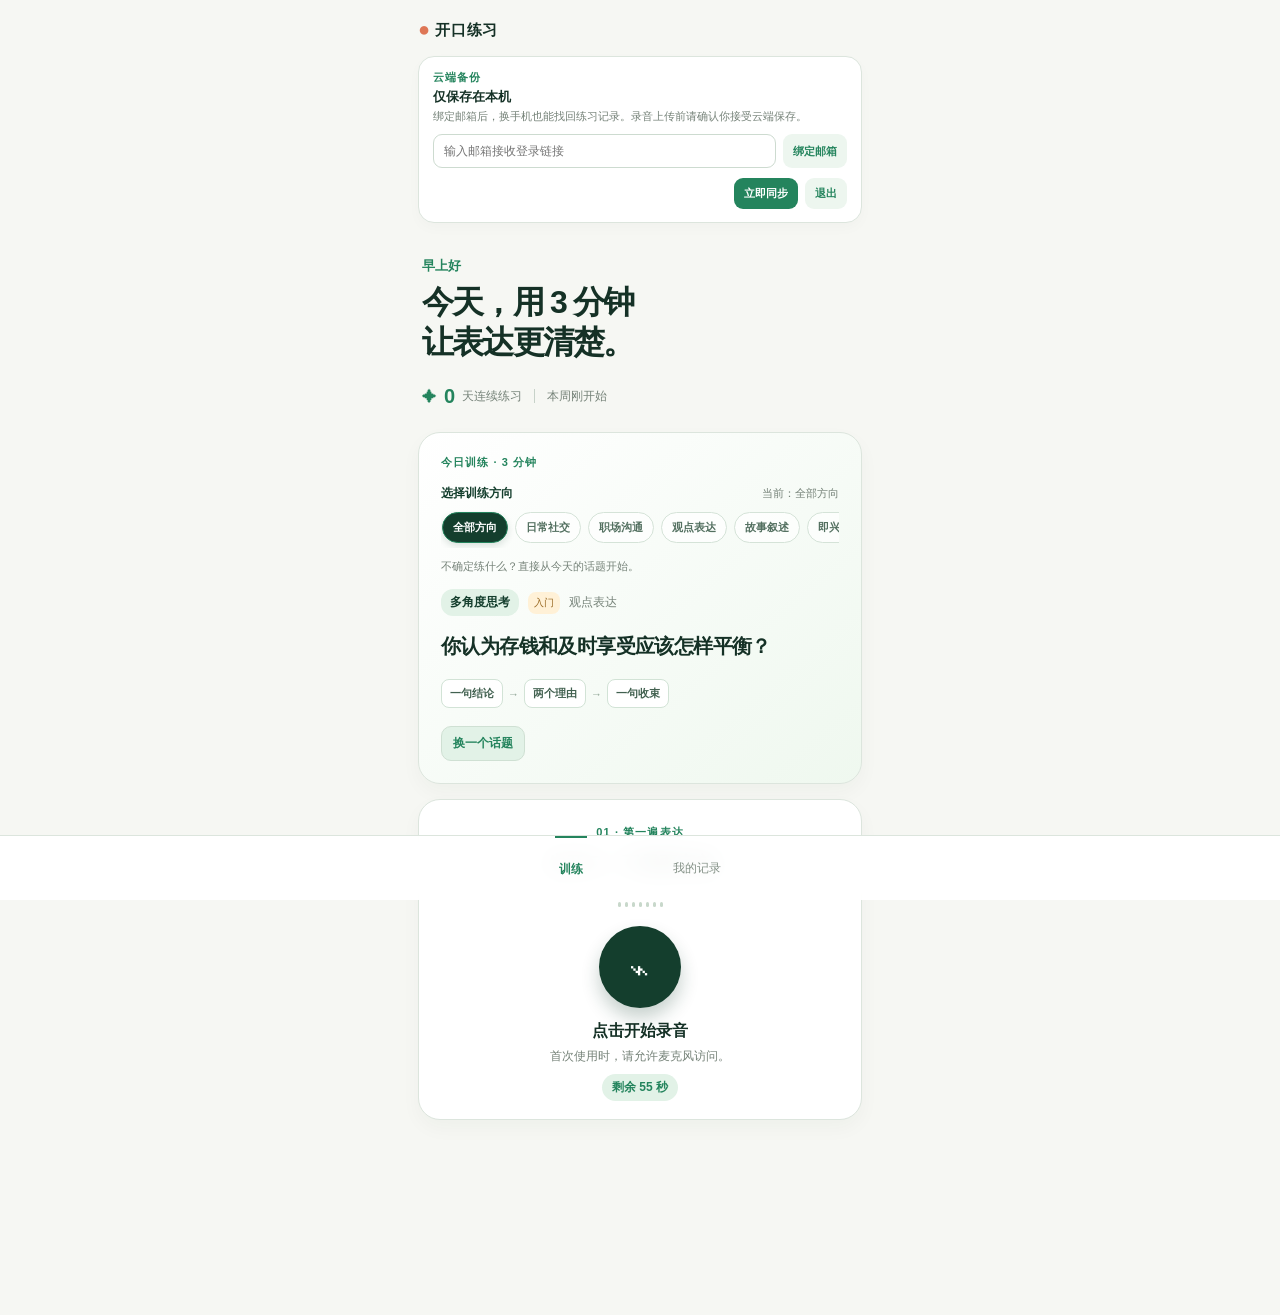
<file: index.html>
<!doctype html>
<html lang="zh-CN">
  <head>
    <meta charset="UTF-8" />
    <meta name="viewport" content="width=device-width, initial-scale=1, viewport-fit=cover" />
    <meta name="theme-color" content="#143e2d" />
    <meta name="apple-mobile-web-app-capable" content="yes" />
    <meta name="apple-mobile-web-app-status-bar-style" content="black-translucent" />
    <meta name="apple-mobile-web-app-title" content="开口练习" />
    <link rel="manifest" href="manifest.webmanifest" />
    <link rel="apple-touch-icon" href="icon.svg" />
    <link rel="stylesheet" href="styles.css?v=6" />
    <title>开口练习</title>
  </head>
  <body>
    <main class="app-shell">
      <header class="top">
        <div class="brand"><span>●</span> 开口练习</div>
        <button class="install" id="installButton" type="button" hidden>添加到桌面</button>
      </header>

      <section class="account-card" id="accountCard">
        <div class="account-copy"><p class="step">云端备份</p><strong id="accountStatus">仅保存在本机</strong><small id="accountHint">绑定邮箱后，换手机也能找回练习记录。录音上传前请确认你接受云端保存。</small></div>
        <div class="account-actions" id="signedOutActions"><input id="emailInput" aria-label="邮箱地址" type="email" autocomplete="email" placeholder="输入邮箱接收登录链接" /><button id="loginButton" type="button">绑定邮箱</button></div>
        <div class="account-actions" id="signedInActions" hidden><span id="accountEmail"></span><button id="syncButton" type="button">立即同步</button><button id="logoutButton" type="button">退出</button></div>
      </section>

      <section class="welcome">
        <p id="greeting">晚上好</p>
        <h1>今天，用 3 分钟<br />让表达更清楚。</h1>
        <div class="streak-card"><span>✦</span><strong id="streak">0</strong><small>天连续练习</small><i></i><b id="weekProgress">本周刚开始</b></div>
      </section>

      <section class="today-card">
        <div class="eyebrow">今日训练 · 3 分钟</div>
        <div class="topic-picker">
          <div class="picker-heading"><span>选择训练方向</span><small id="topicPreferenceHint">当前：全部方向</small></div>
          <div class="topic-chips" id="topicChips" role="listbox" aria-label="训练方向"></div>
        </div>
        <p class="topic-helper">不确定练什么？直接从今天的话题开始。</p>
        <div class="skill-row"><span class="skill-tag" id="focusTag">先说结论</span><span id="difficultyTag" class="difficulty-tag">入门</span><span id="scenario">日常聊天</span></div>
        <h2 id="question">朋友问你最近怎么样。请讲一件最近发生的小事，不要只回答“还行”。</h2>
        <div class="formula"><b>一句结论</b><span>→</span><b>两个理由</b><span>→</span><b>一句收束</b></div>
        <div class="topic-actions"><button id="topicButton" type="button">换一个话题</button></div>
      </section>

      <section class="record-card" id="recordCard">
        <p class="step" id="roundLabel">01 · 第一遍表达</p>
        <p class="record-tip" id="recordTip">先开口，不需要完美。</p>
        <div class="wave" id="wave" aria-label="麦克风输入"><i></i><i></i><i></i><i></i><i></i><i></i><i></i></div>
        <button class="mic-button" id="recordButton" type="button" aria-label="开始录音" aria-pressed="false"><span id="micIcon">⌁</span></button>
        <p class="record-label" id="recordLabel">点击开始录音</p>
        <p class="record-status" id="recordStatus" aria-live="polite">首次使用时，请允许麦克风访问。</p>
        <p class="record-countdown" id="recordCountdown" aria-live="polite" hidden>剩余 55 秒</p>
        <audio id="audio" controls hidden></audio>
      </section>

      <section class="transcript-card" id="transcriptCard" hidden>
        <div class="section-title"><div><p class="step">02 · 自动转文字</p><h3>这是你刚才的表达</h3></div><span id="transcriptState" aria-live="polite">识别中</span></div>
        <textarea id="transcript" rows="7" placeholder="语音转写会出现在这里。你也可以直接修改。"></textarea>
        <p class="transcript-note">浏览器识别不可用时，将使用云端语音转写。AI 建议会根据本轮主题和文字生成。</p>
        <button class="feedback-button" id="feedbackButton" type="button">给我一个 AI 改进点</button>
        <button class="save-text-button" id="saveTextButton" type="button">跳过 AI，先保存文字</button>
      </section>

      <section class="feedback-card" id="feedbackCard" hidden>
        <p class="step">03 · 本轮只改一件事</p>
        <h3 id="feedbackTitle"></h3>
        <p id="feedbackText"></p>
        <small class="feedback-metrics" id="feedbackMetrics"></small>
        <button class="retry-button" id="retryButton" type="button">带着这个目标，再说一遍</button>
      </section>

      <section class="history-card" id="historyCard" hidden>
        <div class="section-title"><div><p class="step">练习回顾</p><h3>我的记录</h3></div><span id="historyCount">0 次</span></div>
        <div class="progress-summary" id="progressSummary"></div>
        <div class="history-actions"><button id="exportButton" type="button">导出我的记录</button><button id="clearLocalButton" type="button">清理本机数据</button></div>
        <div id="historyList" class="history-list"></div>
      </section>

      <section class="bottom-space"></section>
    </main>
    <nav class="bottom-nav" aria-label="主导航"><button class="active" id="trainingButton" type="button" aria-label="训练">训练</button><button id="historyButton" type="button" aria-label="我的记录">我的记录</button></nav>
    <script src="supabase-config.js"></script>
    <script src="app.js?v=15"></script>
  </body>
</html>
</file>
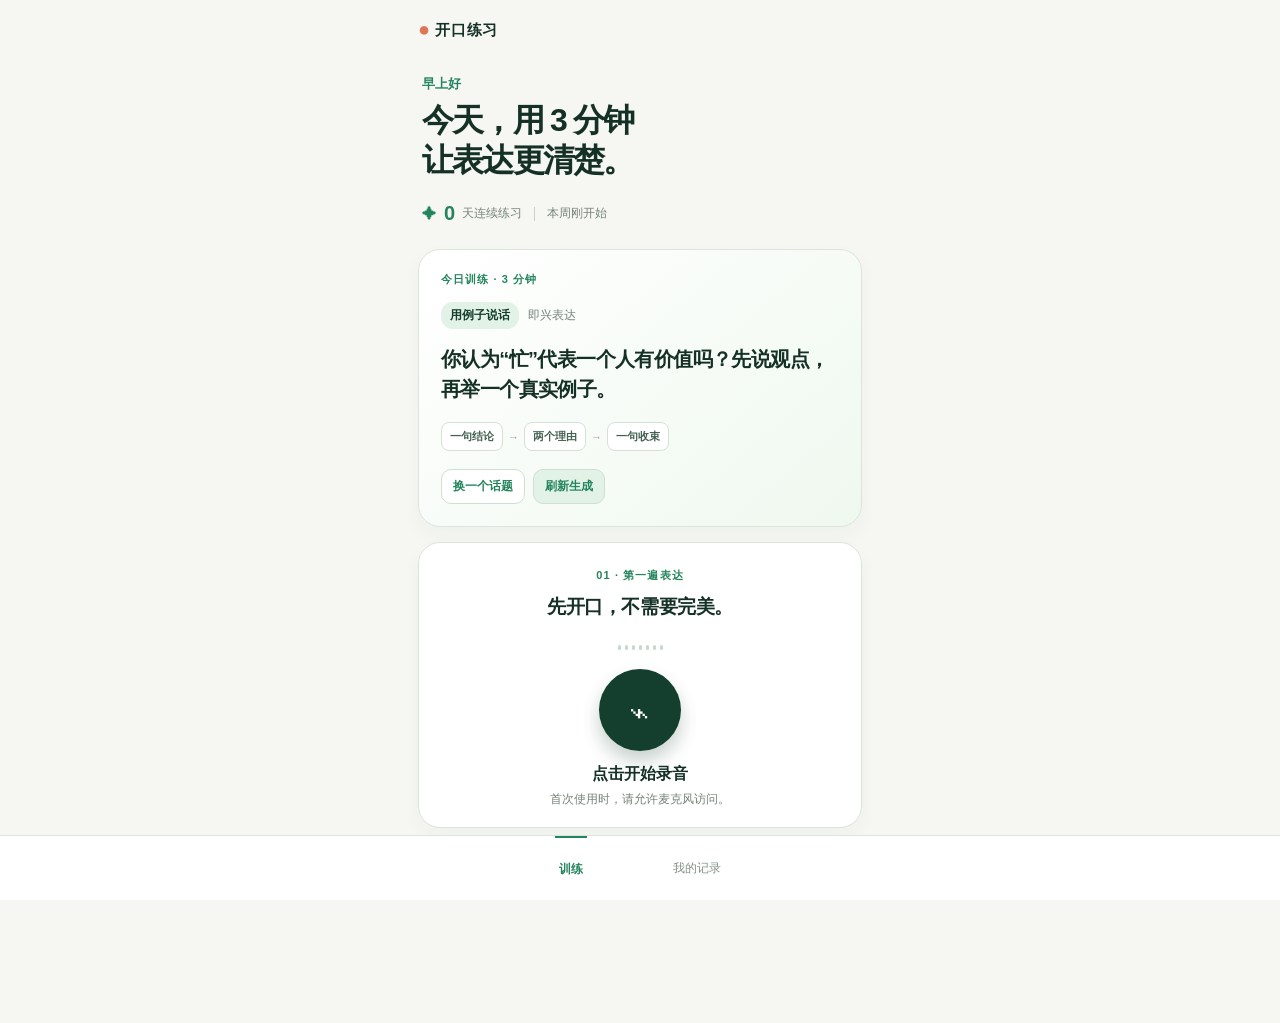
<file: mobile-coach/index.html>
<!doctype html>
<html lang="zh-CN">
  <head>
    <meta charset="UTF-8" />
    <meta name="viewport" content="width=device-width, initial-scale=1, viewport-fit=cover" />
    <meta name="theme-color" content="#143e2d" />
    <meta name="apple-mobile-web-app-capable" content="yes" />
    <meta name="apple-mobile-web-app-status-bar-style" content="black-translucent" />
    <meta name="apple-mobile-web-app-title" content="开口练习" />
    <link rel="manifest" href="manifest.webmanifest" />
    <link rel="apple-touch-icon" href="icon.svg" />
    <link rel="stylesheet" href="styles.css?v=4" />
    <title>开口练习</title>
  </head>
  <body>
    <main class="app-shell">
      <header class="top">
        <div class="brand"><span>●</span> 开口练习</div>
        <button class="install" id="installButton" type="button" hidden>添加到桌面</button>
      </header>

      <section class="welcome">
        <p id="greeting">晚上好</p>
        <h1>今天，用 3 分钟<br />让表达更清楚。</h1>
        <div class="streak-card"><span>✦</span><strong id="streak">0</strong><small>天连续练习</small><i></i><b id="weekProgress">本周刚开始</b></div>
      </section>

      <section class="today-card">
        <div class="eyebrow">今日训练 · 3 分钟</div>
        <div class="skill-row"><span class="skill-tag" id="focusTag">先说结论</span><span id="scenario">日常聊天</span></div>
        <h2 id="question">朋友问你最近怎么样。请讲一件最近发生的小事，不要只回答“还行”。</h2>
        <div class="formula"><b>一句结论</b><span>→</span><b>两个理由</b><span>→</span><b>一句收束</b></div>
        <div class="topic-actions"><button id="topicButton" type="button">换一个话题</button><button id="refreshButton" type="button">刷新生成</button></div>
      </section>

      <section class="record-card" id="recordCard">
        <p class="step">01 · 第一遍表达</p>
        <p class="record-tip" id="recordTip">先开口，不需要完美。</p>
        <div class="wave" id="wave" aria-label="麦克风输入"><i></i><i></i><i></i><i></i><i></i><i></i><i></i></div>
        <button class="mic-button" id="recordButton" type="button" aria-label="开始录音" aria-pressed="false"><span id="micIcon">⌁</span></button>
        <p class="record-label" id="recordLabel">点击开始录音</p>
        <p class="record-status" id="recordStatus">首次使用时，请允许麦克风访问。</p>
        <audio id="audio" controls hidden></audio>
      </section>

      <section class="transcript-card" id="transcriptCard" hidden>
        <div class="section-title"><div><p class="step">02 · 自动转文字</p><h3>这是你刚才的表达</h3></div><span id="transcriptState">识别中</span></div>
        <textarea id="transcript" rows="7" placeholder="语音转写会出现在这里。你也可以直接修改。"></textarea>
        <p class="transcript-note">浏览器识别不可用时，将使用云端语音转写。</p>
        <button class="feedback-button" id="feedbackButton" type="button">给我一个改进点</button>
      </section>

      <section class="feedback-card" id="feedbackCard" hidden>
        <p class="step">03 · 本轮只改一件事</p>
        <h3 id="feedbackTitle"></h3>
        <p id="feedbackText"></p>
        <button class="retry-button" id="retryButton" type="button">带着这个目标，再说一遍</button>
      </section>

      <section class="history-card" id="historyCard" hidden>
        <div class="section-title"><div><p class="step">练习回顾</p><h3>我的记录</h3></div><span id="historyCount">0 次</span></div>
        <div id="historyList" class="history-list"></div>
      </section>

      <section class="bottom-space"></section>
    </main>
    <nav class="bottom-nav"><button class="active" id="trainingButton">训练</button><button id="historyButton">我的记录</button></nav>
    <script src="app.js?v=5"></script>
  </body>
</html>
</file>
<file: styles.css>
:root { --ink:#153126; --deep:#143e2d; --green:#24845d; --mint:#e2f2e7; --paper:#f6f7f3; --muted:#758278; --line:#dce5dd; font-family:-apple-system,BlinkMacSystemFont,"PingFang SC","Noto Sans SC",sans-serif; color:var(--ink); background:var(--paper); }
*{box-sizing:border-box} body{margin:0;background:var(--paper)} button,textarea{font:inherit}.app-shell{width:min(100%,480px);margin:0 auto;padding:calc(18px + env(safe-area-inset-top)) 18px 105px}.top{display:flex;align-items:center;justify-content:space-between}.brand{font-weight:750;font-size:15px;letter-spacing:.04em}.brand span{color:#de7655;font-size:20px;vertical-align:-1px}.install{border:1px solid #b6cfbf;border-radius:18px;background:white;color:var(--deep);font-size:12px;font-weight:700;padding:7px 10px}.welcome{padding:34px 4px 24px}.welcome p{margin:0 0 8px;color:var(--green);font-size:13px;font-weight:700}.welcome h1{font-size:32px;letter-spacing:-.055em;line-height:1.24;margin:0;font-weight:800}.streak-card{display:flex;align-items:center;gap:7px;margin-top:22px;color:var(--green);font-size:15px}.streak-card strong{font-size:20px}.streak-card small{color:var(--muted);font-size:12px}.streak-card i{height:14px;border-left:1px solid #c7d2c9;margin:0 5px}.streak-card b{color:var(--muted);font-size:12px;font-weight:500}.today-card,.record-card,.transcript-card,.feedback-card{border:1px solid var(--line);border-radius:22px;background:#fff;box-shadow:0 8px 20px rgba(24,47,33,.035)}.today-card{padding:22px;margin-bottom:15px;background:linear-gradient(140deg,#fff 0%,#eff8ef 100%)}.eyebrow,.step{margin:0;color:var(--green);font-size:11px;font-weight:800;letter-spacing:.1em}.skill-row{display:flex;gap:9px;align-items:center;margin:15px 0}.skill-row>span:last-child{font-size:12px;color:var(--muted)}.skill-tag{background:var(--mint);color:var(--deep);border-radius:12px;padding:5px 9px;font-size:12px;font-weight:750}.today-card h2{font-size:20px;line-height:1.5;letter-spacing:-.03em;margin:0}.formula{display:flex;align-items:center;gap:5px;flex-wrap:wrap;margin-top:18px;color:#426150;font-size:11px}.formula b{background:#fff;border:1px solid #d2e3d6;padding:6px 8px;border-radius:8px}.formula span{color:#91a697}.record-card{padding:25px 20px 18px;text-align:center}.record-tip{margin:11px 0 8px;font-size:19px;font-weight:750;letter-spacing:-.025em}.wave{height:31px;display:flex;justify-content:center;align-items:center;gap:4px;margin:12px 0 6px}.wave i{display:block;background:#c8d8cb;width:3px;height:5px;border-radius:4px;transition:height .08s,background .08s}.wave.listening i{background:#4ca67a}.wave.listening i:nth-child(2n){height:18px}.wave.listening i:nth-child(3n){height:28px}.mic-button{width:82px;height:82px;border:0;border-radius:50%;background:var(--deep);color:#fff;box-shadow:0 10px 18px rgba(20,62,45,.24);font-size:37px;line-height:1}.mic-button.recording{background:#bc563e;animation:pulse 1.3s infinite}.record-label{font-weight:750;margin:13px 0 5px}.record-status{font-size:12px;line-height:1.55;color:var(--muted);margin:0 auto;max-width:280px}.record-card audio{width:100%;margin-top:16px}.transcript-card,.feedback-card{margin-top:15px;padding:20px}.section-title{display:flex;justify-content:space-between;align-items:flex-start}.section-title h3,.feedback-card h3{font-size:19px;letter-spacing:-.03em;margin:7px 0 15px}.section-title>span{background:#fff1d7;color:#876123;font-size:11px;border-radius:11px;padding:5px 7px}.transcript-card textarea{width:100%;border:1px solid #cddbd0;border-radius:12px;padding:13px;background:#fbfdfb;color:var(--ink);line-height:1.65;resize:none}.feedback-button,.retry-button{width:100%;border:0;border-radius:12px;background:var(--green);color:white;padding:14px;margin-top:12px;font-weight:800}.feedback-card{background:var(--deep);border-color:var(--deep);color:white}.feedback-card .step{color:#a6dab7}.feedback-card h3{margin-top:9px}.feedback-card p:last-of-type{color:#d3e5d9;font-size:14px;line-height:1.7;margin-bottom:0}.retry-button{background:#fff;color:var(--deep)}.bottom-nav{position:fixed;bottom:0;left:0;right:0;height:calc(65px + env(safe-area-inset-bottom));padding-bottom:env(safe-area-inset-bottom);background:rgba(255,255,255,.94);backdrop-filter:blur(12px);border-top:1px solid var(--line);display:flex;justify-content:center;gap:82px;z-index:5}.bottom-nav button{border:0;background:transparent;color:#849187;padding:0 4px;font-size:12px}.bottom-nav button.active{color:var(--green);font-weight:800;border-top:2px solid var(--green)}.bottom-space{height:20px}@keyframes pulse{50%{box-shadow:0 0 0 11px rgba(188,86,62,.15)}}
/* History panel and mobile safe-area refinements */
.history-card{margin-top:15px;padding:20px;border:1px solid var(--line);border-radius:22px;background:#fff;box-shadow:0 8px 20px rgba(24,47,33,.035)}
.history-card h3{font-size:19px;letter-spacing:-.03em;margin:7px 0 15px}
.history-card .section-title>span{background:var(--mint);color:var(--green);font-size:11px;border-radius:11px;padding:5px 7px}
.history-list{display:grid;gap:10px}.history-item{border:1px solid #e2ebe3;border-radius:14px;padding:12px 13px;background:#fbfdfb}
.history-item div{display:flex;justify-content:space-between;gap:10px;align-items:center}.history-item strong{font-size:13px}.history-item small{color:var(--muted);font-size:11px}
.history-item p{margin:8px 0 0;color:#587062;font-size:13px;line-height:1.5;display:-webkit-box;-webkit-line-clamp:2;-webkit-box-orient:vertical;overflow:hidden}.empty-history{color:var(--muted);font-size:13px;line-height:1.6;margin:0}
.bottom-nav button{min-height:44px}.bottom-space{height:90px}
.topic-actions{display:flex;gap:8px;margin-top:18px}.topic-actions button{border:1px solid #cfe0d3;border-radius:10px;background:#fff;color:var(--green);padding:8px 11px;font-size:12px;font-weight:750}.topic-actions button:last-child{background:var(--mint)}
.transcript-note{color:var(--muted);font-size:11px;line-height:1.5;margin:8px 2px 0}
.record-countdown{display:inline-block;margin:8px 0 0;padding:5px 10px;border-radius:999px;background:var(--mint);color:var(--green);font-size:12px;font-weight:800}
.topic-picker{margin:15px 0 2px}.picker-heading{display:flex;align-items:center;justify-content:space-between;margin-bottom:9px;color:var(--deep);font-size:12px;font-weight:800}.picker-heading small{color:var(--muted);font-size:11px;font-weight:500}.topic-chips{display:flex;gap:7px;overflow-x:auto;padding:1px 1px 5px;scrollbar-width:none}.topic-chips::-webkit-scrollbar{display:none}.topic-chip{flex:0 0 auto;border:1px solid #d5e3d8;border-radius:999px;background:rgba(255,255,255,.72);color:#537060;padding:7px 10px;font-size:11px;font-weight:700;white-space:nowrap}.topic-chip.selected{border-color:var(--green);background:var(--deep);color:#fff;box-shadow:0 3px 7px rgba(20,62,45,.14)}
.goal-heading{margin-top:12px}
.topic-helper{margin:10px 0 0;color:var(--muted);font-size:11px;line-height:1.5}
.account-card{margin-top:15px;padding:13px 14px;border:1px solid var(--line);border-radius:16px;background:#fff;box-shadow:0 5px 14px rgba(24,47,33,.025)}.account-copy{display:grid;gap:3px}.account-copy strong{font-size:13px}.account-copy small{color:var(--muted);font-size:11px;line-height:1.4}.account-actions{display:flex;gap:7px;margin-top:10px}.account-actions input{min-width:0;flex:1;border:1px solid #cddbd0;border-radius:9px;padding:9px 10px;font-size:12px}.account-actions button{border:0;border-radius:9px;background:var(--green);color:#fff;padding:8px 10px;font-size:11px;font-weight:800;white-space:nowrap}.account-actions button:last-child{background:#edf6ef;color:var(--green)}#accountEmail{align-self:center;min-width:0;flex:1;overflow:hidden;text-overflow:ellipsis;white-space:nowrap;color:var(--muted);font-size:11px}
.progress-summary{display:grid;grid-template-columns:repeat(3,1fr);gap:8px;margin:2px 0 15px;padding:12px 8px;border-radius:14px;background:#f4faf5;text-align:center}.progress-summary div{display:flex;flex-direction:column;gap:3px;border-right:1px solid #dce9df}.progress-summary div:last-child{border-right:0}.progress-summary strong{font-size:19px;color:var(--green)}.progress-summary small{font-size:10px;color:var(--muted)}
.history-item-heading{display:flex;align-items:center;justify-content:space-between;gap:8px}.detail-button{border:1px solid #cfe0d3;border-radius:999px;background:#fff;color:var(--green);padding:5px 8px;font-size:10px;font-weight:750;white-space:nowrap}.history-question{margin:9px 0 0!important;color:#587062;font-size:12px!important;-webkit-line-clamp:2!important}.history-detail{margin-top:11px;padding-top:10px;border-top:1px dashed #dbe7dd}.history-audio-wrap audio{width:100%;height:34px;margin-bottom:8px}.version{padding:9px 10px;margin-top:7px;border-radius:10px;background:#f4faf5}.version b{font-size:11px;color:var(--green)}.version p{margin:5px 0!important;color:var(--ink);font-size:12px!important;line-height:1.6;display:block!important;-webkit-line-clamp:unset!important}.version small{color:var(--muted);font-size:10px;line-height:1.4}
.feedback-metrics{display:block;color:#b9d8c1;font-size:11px;line-height:1.5;margin-top:10px}.save-text-button{width:100%;border:0;background:transparent;color:var(--muted);font-size:11px;padding:10px 0 2px}
.difficulty-tag{font-size:10px;color:#9a6b25;background:#fff1d7;border-radius:8px;padding:4px 6px}
.history-actions{display:flex;gap:8px;margin:0 0 14px}.history-actions button{flex:1;border:1px solid #cfe0d3;border-radius:10px;background:#fff;color:var(--green);padding:8px 6px;font-size:11px;font-weight:700}
@media (max-width:360px){.progress-summary{grid-template-columns:repeat(2,1fr)}.progress-summary div:nth-child(2){border-right:0}.progress-summary strong{font-size:17px}}
.progress-summary{grid-template-columns:repeat(4,1fr)}
</file>
<file: mobile-coach/styles.css>
:root { --ink:#153126; --deep:#143e2d; --green:#24845d; --mint:#e2f2e7; --paper:#f6f7f3; --muted:#758278; --line:#dce5dd; font-family:-apple-system,BlinkMacSystemFont,"PingFang SC","Noto Sans SC",sans-serif; color:var(--ink); background:var(--paper); }
*{box-sizing:border-box} body{margin:0;background:var(--paper)} button,textarea{font:inherit}.app-shell{width:min(100%,480px);margin:0 auto;padding:calc(18px + env(safe-area-inset-top)) 18px 105px}.top{display:flex;align-items:center;justify-content:space-between}.brand{font-weight:750;font-size:15px;letter-spacing:.04em}.brand span{color:#de7655;font-size:20px;vertical-align:-1px}.install{border:1px solid #b6cfbf;border-radius:18px;background:white;color:var(--deep);font-size:12px;font-weight:700;padding:7px 10px}.welcome{padding:34px 4px 24px}.welcome p{margin:0 0 8px;color:var(--green);font-size:13px;font-weight:700}.welcome h1{font-size:32px;letter-spacing:-.055em;line-height:1.24;margin:0;font-weight:800}.streak-card{display:flex;align-items:center;gap:7px;margin-top:22px;color:var(--green);font-size:15px}.streak-card strong{font-size:20px}.streak-card small{color:var(--muted);font-size:12px}.streak-card i{height:14px;border-left:1px solid #c7d2c9;margin:0 5px}.streak-card b{color:var(--muted);font-size:12px;font-weight:500}.today-card,.record-card,.transcript-card,.feedback-card{border:1px solid var(--line);border-radius:22px;background:#fff;box-shadow:0 8px 20px rgba(24,47,33,.035)}.today-card{padding:22px;margin-bottom:15px;background:linear-gradient(140deg,#fff 0%,#eff8ef 100%)}.eyebrow,.step{margin:0;color:var(--green);font-size:11px;font-weight:800;letter-spacing:.1em}.skill-row{display:flex;gap:9px;align-items:center;margin:15px 0}.skill-row>span:last-child{font-size:12px;color:var(--muted)}.skill-tag{background:var(--mint);color:var(--deep);border-radius:12px;padding:5px 9px;font-size:12px;font-weight:750}.today-card h2{font-size:20px;line-height:1.5;letter-spacing:-.03em;margin:0}.formula{display:flex;align-items:center;gap:5px;flex-wrap:wrap;margin-top:18px;color:#426150;font-size:11px}.formula b{background:#fff;border:1px solid #d2e3d6;padding:6px 8px;border-radius:8px}.formula span{color:#91a697}.record-card{padding:25px 20px 18px;text-align:center}.record-tip{margin:11px 0 8px;font-size:19px;font-weight:750;letter-spacing:-.025em}.wave{height:31px;display:flex;justify-content:center;align-items:center;gap:4px;margin:12px 0 6px}.wave i{display:block;background:#c8d8cb;width:3px;height:5px;border-radius:4px;transition:height .08s,background .08s}.wave.listening i{background:#4ca67a}.wave.listening i:nth-child(2n){height:18px}.wave.listening i:nth-child(3n){height:28px}.mic-button{width:82px;height:82px;border:0;border-radius:50%;background:var(--deep);color:#fff;box-shadow:0 10px 18px rgba(20,62,45,.24);font-size:37px;line-height:1}.mic-button.recording{background:#bc563e;animation:pulse 1.3s infinite}.record-label{font-weight:750;margin:13px 0 5px}.record-status{font-size:12px;line-height:1.55;color:var(--muted);margin:0 auto;max-width:280px}.record-card audio{width:100%;margin-top:16px}.transcript-card,.feedback-card{margin-top:15px;padding:20px}.section-title{display:flex;justify-content:space-between;align-items:flex-start}.section-title h3,.feedback-card h3{font-size:19px;letter-spacing:-.03em;margin:7px 0 15px}.section-title>span{background:#fff1d7;color:#876123;font-size:11px;border-radius:11px;padding:5px 7px}.transcript-card textarea{width:100%;border:1px solid #cddbd0;border-radius:12px;padding:13px;background:#fbfdfb;color:var(--ink);line-height:1.65;resize:none}.feedback-button,.retry-button{width:100%;border:0;border-radius:12px;background:var(--green);color:white;padding:14px;margin-top:12px;font-weight:800}.feedback-card{background:var(--deep);border-color:var(--deep);color:white}.feedback-card .step{color:#a6dab7}.feedback-card h3{margin-top:9px}.feedback-card p:last-of-type{color:#d3e5d9;font-size:14px;line-height:1.7;margin-bottom:0}.retry-button{background:#fff;color:var(--deep)}.bottom-nav{position:fixed;bottom:0;left:0;right:0;height:calc(65px + env(safe-area-inset-bottom));padding-bottom:env(safe-area-inset-bottom);background:rgba(255,255,255,.94);backdrop-filter:blur(12px);border-top:1px solid var(--line);display:flex;justify-content:center;gap:82px;z-index:5}.bottom-nav button{border:0;background:transparent;color:#849187;padding:0 4px;font-size:12px}.bottom-nav button.active{color:var(--green);font-weight:800;border-top:2px solid var(--green)}.bottom-space{height:20px}@keyframes pulse{50%{box-shadow:0 0 0 11px rgba(188,86,62,.15)}}
/* History panel and mobile safe-area refinements */
.history-card{margin-top:15px;padding:20px;border:1px solid var(--line);border-radius:22px;background:#fff;box-shadow:0 8px 20px rgba(24,47,33,.035)}
.history-card h3{font-size:19px;letter-spacing:-.03em;margin:7px 0 15px}
.history-card .section-title>span{background:var(--mint);color:var(--green);font-size:11px;border-radius:11px;padding:5px 7px}
.history-list{display:grid;gap:10px}.history-item{border:1px solid #e2ebe3;border-radius:14px;padding:12px 13px;background:#fbfdfb}
.history-item div{display:flex;justify-content:space-between;gap:10px;align-items:center}.history-item strong{font-size:13px}.history-item small{color:var(--muted);font-size:11px}
.history-item p{margin:8px 0 0;color:#587062;font-size:13px;line-height:1.5;display:-webkit-box;-webkit-line-clamp:2;-webkit-box-orient:vertical;overflow:hidden}.empty-history{color:var(--muted);font-size:13px;line-height:1.6;margin:0}
.bottom-nav button{min-height:44px}.bottom-space{height:90px}
.topic-actions{display:flex;gap:8px;margin-top:18px}.topic-actions button{border:1px solid #cfe0d3;border-radius:10px;background:#fff;color:var(--green);padding:8px 11px;font-size:12px;font-weight:750}.topic-actions button:last-child{background:var(--mint)}
 .transcript-note{color:var(--muted);font-size:11px;line-height:1.5;margin:8px 2px 0}
</file>
